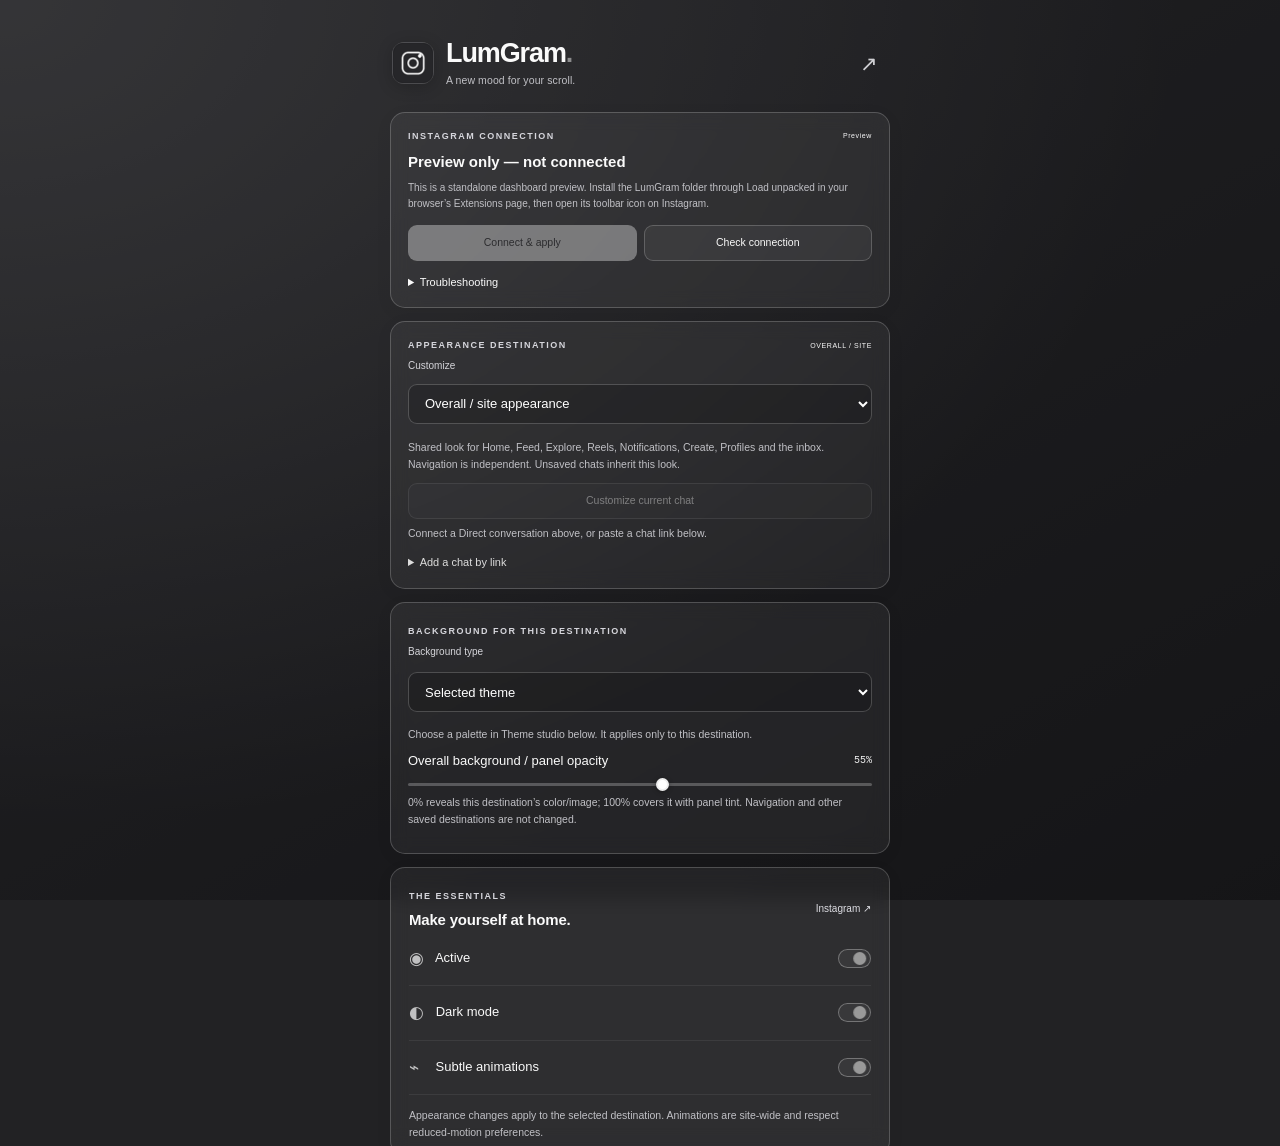
<file: index.html>
<!doctype html>
<html lang="en">
  <head>
    <meta charset="utf-8" />
    <meta http-equiv="refresh" content="0;url=dashboard.html" />
    <title>LumGram</title>
  </head>
  <body>
    <a href="dashboard.html">Open LumGram</a>
  </body>
</html>
</file>
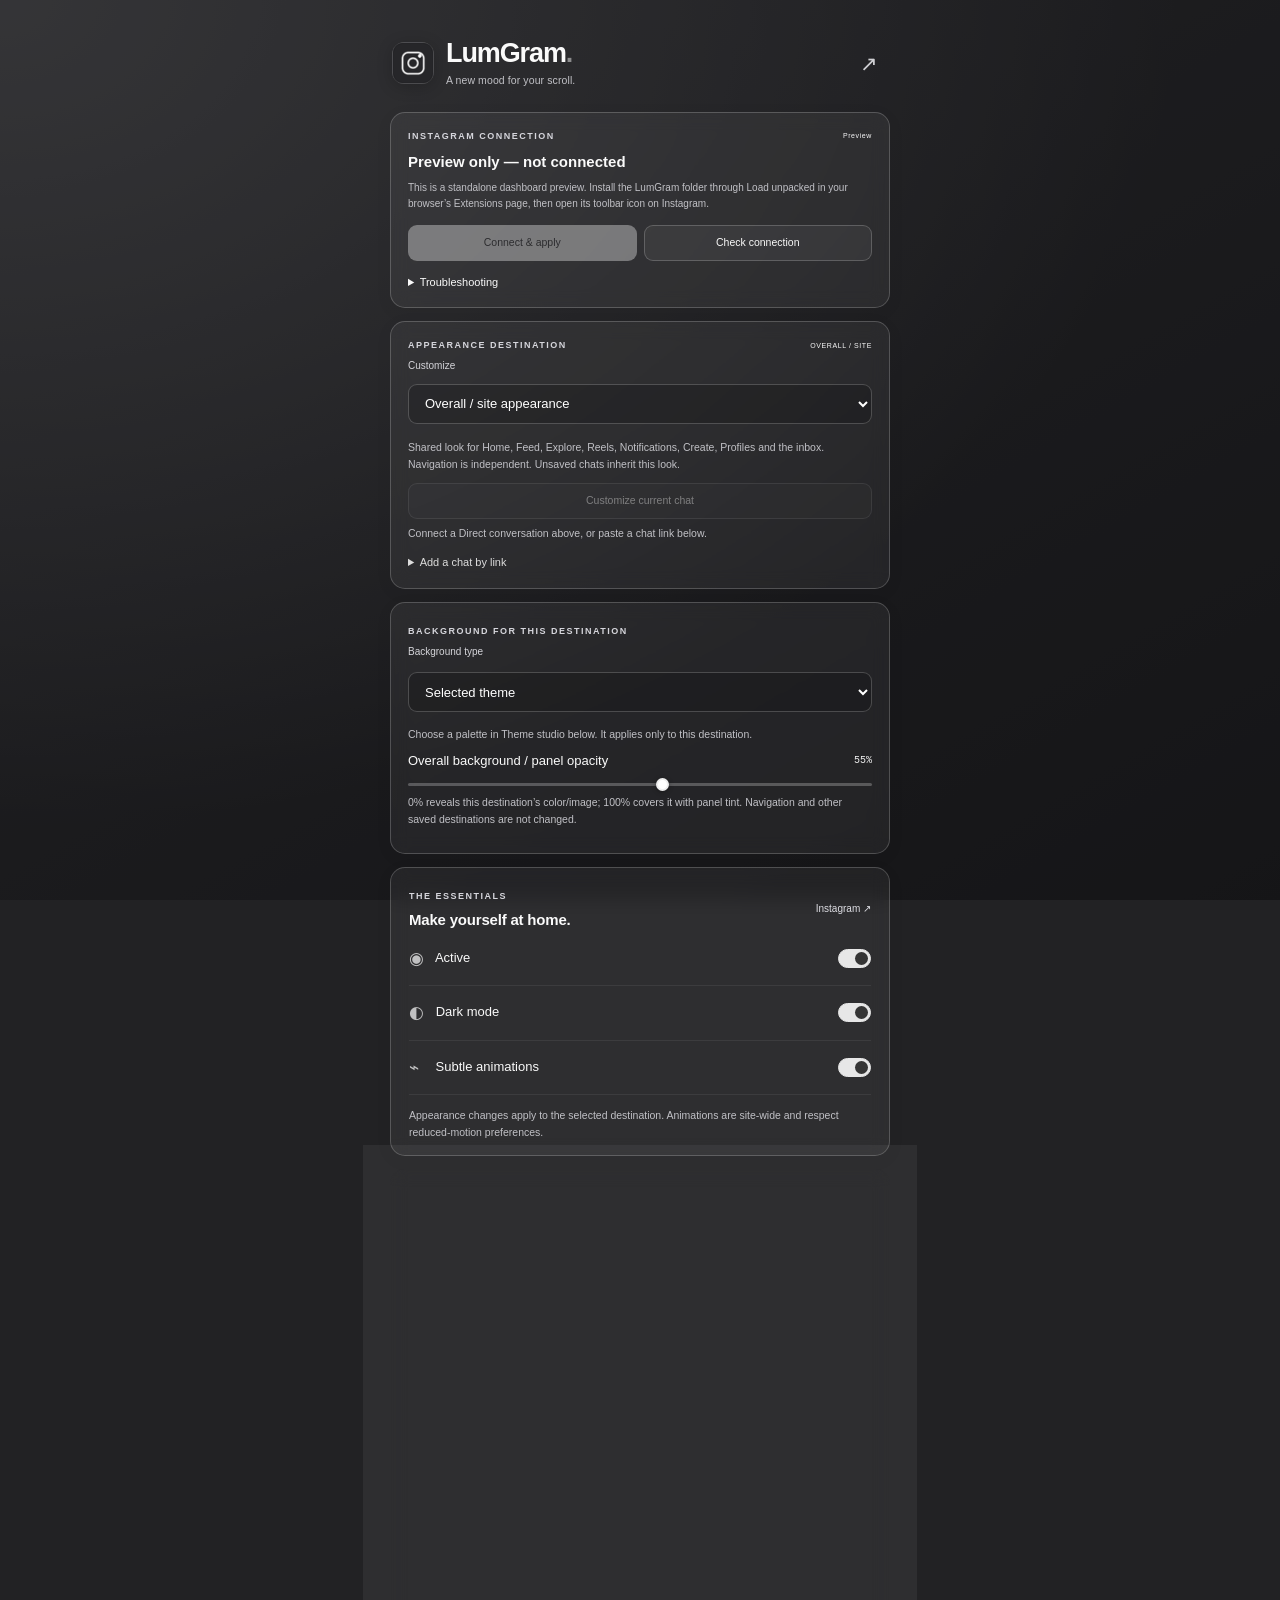
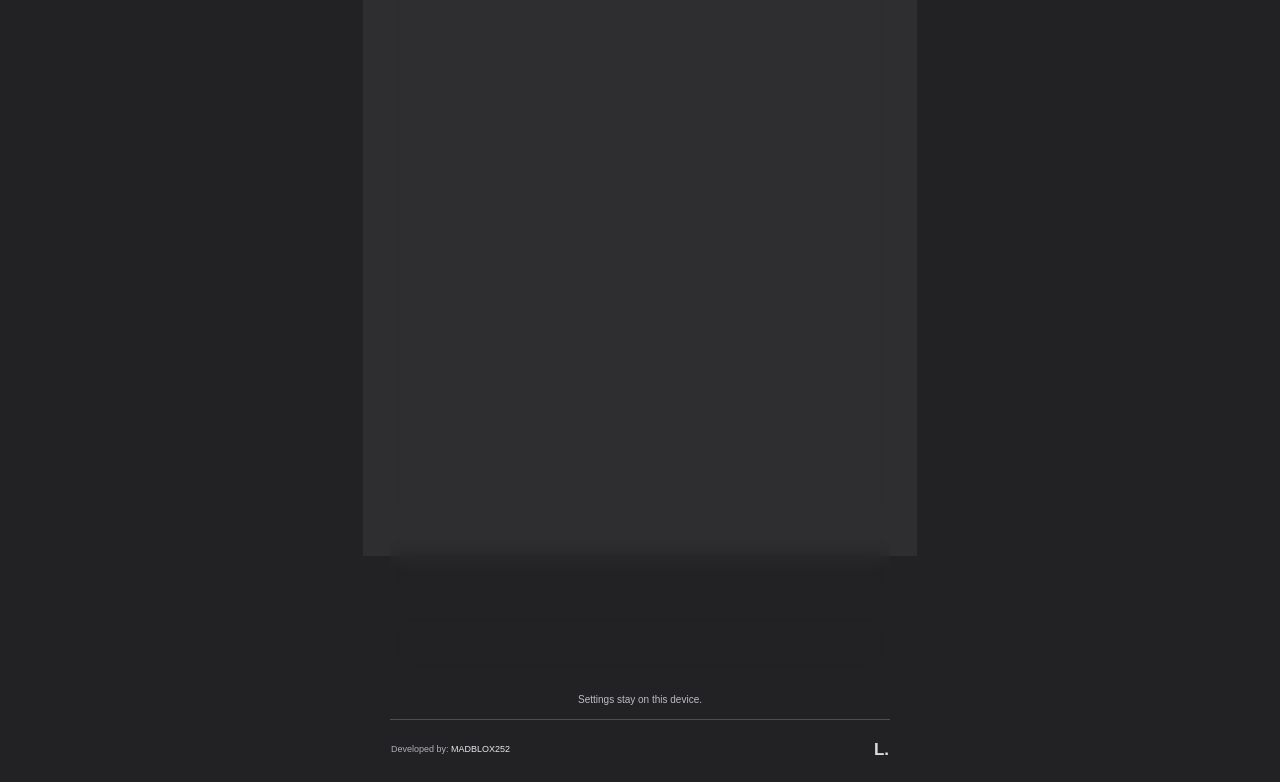
<file: dashboard.html>
<!doctype html>
<html lang="en">
  <head>
    <meta charset="UTF-8" />
    <meta name="viewport" content="width=device-width,initial-scale=1" />
    <title>LumGram</title>
    <link rel="stylesheet" href="style.css" />
  </head>
  <body>
    <div class="ambient" aria-hidden="true">
      <div id="ambientImage"></div>
      <div id="ambientTint"></div>
    </div>
    <main class="container">
      <header class="header">
        <div class="brand">
          <img src="assets/img/lumgram-48.png" width="42" height="42" alt="" />
          <div>
            <h1>LumGram<span class="brand-dot">.</span></h1>
            <p>A new mood for your scroll.</p>
          </div>
        </div>
        <button
          type="button"
          class="icon-button"
          id="openFull"
          title="Open in a full tab"
          aria-label="Open in a full tab"
        >
          ↗
        </button>
      </header>
      <section
        class="card connection-card"
        id="connectionCard"
        aria-label="Instagram connection"
      >
        <div class="row">
          <span class="eyebrow">INSTAGRAM CONNECTION</span
          ><span id="connectionVersion" class="micro-pill">v1.3.3</span>
        </div>
        <h2 id="connectionHeadline">Checking Instagram…</h2>
        <p id="connectionResult" class="quiet" role="status">
          Checking whether the page script and styling are active.
        </p>
        <div id="instagramTargetRow" hidden>
          <label for="instagramTarget" class="field-label"
            >Instagram tab to customize</label
          ><select id="instagramTarget"></select>
        </div>
        <div class="button-row">
          <button type="button" id="repairConnection" class="primary-button">
            Connect &amp; apply</button
          ><button type="button" id="checkConnection">Check connection</button>
        </div>
        <details class="connection-details">
          <summary>Troubleshooting</summary>
          <p class="quiet">
            Allow Instagram in the extension’s Site access settings. After an
            update, reload the extension and refresh Instagram. Do not uninstall
            or clear storage.
          </p>
          <div class="button-row">
            <button type="button" id="rescanPage">Rescan page</button
            ><button type="button" id="reloadInstagram">
              Reload Instagram
            </button>
          </div>
          <button
            type="button"
            class="subtle-button"
            id="openExtensionSettings"
          >
            Open extension settings
          </button>
          <button type="button" class="subtle-button" id="copyDiagnostics">
            Copy diagnostics
          </button>
          <p class="quiet" id="diagnosticHint">
            This report contains browser/version and styling status only—not
            messages, account names, or chat links.
          </p>
          <textarea
            id="connectionDiagnostics"
            rows="8"
            readonly
            aria-label="Connection diagnostics"
          ></textarea>
        </details>
      </section>
      <section class="card scope-card" aria-label="Appearance destination">
        <div class="row">
          <span class="eyebrow">APPEARANCE DESTINATION</span
          ><span id="scopeStatus" class="micro-pill">SITE-WIDE</span>
        </div>
        <label for="appearanceScope" class="field-label">Customize</label
        ><select id="appearanceScope">
          <option>Site-wide appearance</option>
        </select>
        <p class="quiet" id="scopeDescription"></p>
        <div class="button-row">
          <button type="button" id="customizeCurrentChat">
            Customize current chat
          </button>
        </div>
        <p class="quiet" id="currentChatHint"></p>
        <details class="chat-link-details">
          <summary>Add a chat by link</summary>
          <label for="chatLink" class="field-label"
            >Instagram conversation URL or thread ID</label
          ><input
            type="text"
            id="chatLink"
            placeholder="https://www.instagram.com/direct/t/…"
          /><button id="addChatProfile" type="button" class="subtle-button">
            Create chat appearance
          </button>
        </details>
        <div id="chatScopeControls" hidden>
          <label for="chatLocalName" class="field-label"
            >Private label for this chat</label
          ><input
            id="chatLocalName"
            maxlength="64"
            type="text"
            placeholder="A name only you see"
          />
          <div class="button-row">
            <button class="primary-button" id="saveChatProfile" type="button">
              Save chat settings</button
            ><button id="resetChatProfile" type="button">
              Use site-wide look
            </button>
          </div>
          <p class="quiet">
            Changes also auto-save only to this chat. The Active switch,
            animations, and navigation mark are site-wide.
          </p>
        </div>
      </section>
      <section class="card background-destination">
        <span class="eyebrow">BACKGROUND FOR THIS DESTINATION</span>
        <label class="field-label" for="backgroundKind">Background type</label>
        <select id="backgroundKind">
          <option value="theme">Selected theme</option>
          <option value="color">Solid color</option>
          <option value="image">Custom image</option>
        </select>
        <div id="solidColorRow" class="field-grid" hidden>
          <label
            >Background color<input
              id="surfaceColor"
              type="color"
              value="#18181b" /></label
          ><span class="hex-readout" id="surfaceColorHex">#18181b</span>
        </div>
        <p class="quiet" id="backgroundKindHint"></p>
        <div id="navigationOpacityRow" hidden>
          <div class="row">
            <label id="destinationOpacityLabel" for="navigationOpacity"
              >Background opacity</label
            ><output id="navigationOpacityValue">55%</output>
          </div>
          <input
            type="range"
            id="navigationOpacity"
            min="0"
            max="95"
            step="1"
            value="55"
          />
          <p class="quiet" id="destinationOpacityHint">
            0% is clear; 95% is nearly opaque. Color and image layers fade
            together; icons and text stay crisp. Site/chat opacity never changes
            this slider.
          </p>
        </div>
      </section>
      <section class="core card" aria-label="Core controls">
        <div class="row">
          <div>
            <span class="eyebrow">THE ESSENTIALS</span>
            <h2>Make yourself at home.</h2>
          </div>
          <a
            class="text-link"
            href="https://www.instagram.com/"
            target="_blank"
            rel="noopener noreferrer"
            title="Open Instagram"
            >Instagram ↗</a
          >
        </div>
        <div class="row control-row">
          <label for="enableToggle"
            ><span class="control-icon">◉</span>
            <span id="enableLabel">Active</span></label
          ><label class="switch"
            ><input
              type="checkbox"
              id="enableToggle"
              aria-label="Enable LumGram" /><span></span
          ></label>
        </div>
        <div class="row control-row">
          <label for="themeStyleToggle"
            ><span class="control-icon">◐</span>
            <span id="themeStyleLabel">Dark mode</span></label
          ><label class="switch"
            ><input
              type="checkbox"
              id="themeStyleToggle"
              aria-label="Dark mode" /><span></span
          ></label>
        </div>
        <div class="row control-row">
          <label for="animationsToggle"
            ><span class="control-icon">⌁</span> Subtle animations</label
          >
          <label class="switch"
            ><input
              type="checkbox"
              id="animationsToggle"
              aria-label="Subtle animations" /><span></span
          ></label>
        </div>
        <p class="quiet">
          Appearance changes apply to the selected destination. Animations are
          site-wide and respect reduced-motion preferences.
        </p>
      </section>
      <section class="accordion-item card open" data-panel="theme">
        <h2>
          <button
            class="accordion-header"
            aria-expanded="true"
            aria-controls="themeBody"
          >
            <span
              ><span class="section-number">01</span> Theme studio
              <span class="count-badge">71</span></span
            ><span class="chevron">⌄</span>
          </button>
        </h2>
        <div class="accordion-body" id="themeBody">
          <p class="section-description">
            A mood for every moment. 50 new palettes, 21 renamed classics, and
            room for your own.
          </p>
          <div
            class="theme-preview"
            id="themePreview"
            aria-label="Theme preview"
          >
            <div class="mock-sidebar"><i></i><i></i><i></i><i></i></div>
            <div class="mock-chat">
              <span class="eyebrow">A SPACE THAT FEELS LIKE YOU</span
              ><strong id="previewName">Moonstone</strong>
              <div class="mock-message">
                <b></b><span><i></i><i></i></span>
              </div>
              <div class="mock-input">Message your world…<span>＋</span></div>
            </div>
          </div>
          <div class="row preview-meta">
            <span id="themeCount">71 built-in presets</span
            ><span class="micro-pill" id="sourceLabel">LUMGRAM COLLECTION</span>
          </div>
          <label class="field-label" for="themeSelect">Selected preset</label
          ><select id="themeSelect" name="theme"></select>
          <label class="search"
            ><span aria-hidden="true">⌕</span
            ><input
              type="search"
              id="themeSearch"
              placeholder="Find your next mood…"
              aria-label="Search theme presets"
          /></label>
          <div
            id="presetGrid"
            class="preset-grid"
            aria-label="Theme presets"
          ></div>
          <button class="subtle-button wide" id="showMore" type="button">
            Show more palettes
          </button>
          <div class="button-row">
            <button type="button" id="newPreset" class="primary-button">
              ＋ Create preset</button
            ><button type="button" id="editPreset">Edit a copy</button
            ><button type="button" id="deletePreset" class="danger" hidden>
              Delete
            </button>
          </div>
          <form id="presetEditor" class="editor" hidden>
            <div class="row">
              <h3 id="editorTitle">Your new preset</h3>
              <button
                type="button"
                id="closeEditor"
                class="icon-button"
                aria-label="Close preset editor"
              >
                ×
              </button>
            </div>
            <label class="field-label" for="presetName">Preset name</label
            ><input
              type="text"
              id="presetName"
              maxlength="48"
              required
              placeholder="Give this mood a name"
            />
            <div class="color-fields">
              <label>Start<input type="color" id="presetColor1" /></label
              ><label>Middle<input type="color" id="presetColor2" /></label
              ><label>End<input type="color" id="presetColor3" /></label
              ><label>Accent<input type="color" id="presetAccent" /></label>
            </div>
            <div class="field-grid">
              <label
                >Gradient<select id="presetKind">
                  <option value="linear">Linear</option>
                  <option value="radial">Radial glow</option>
                </select></label
              ><label
                >Angle <output id="presetAngleValue">135°</output
                ><input
                  type="range"
                  id="presetAngle"
                  min="0"
                  max="360"
                  value="135"
              /></label>
            </div>
            <div
              id="editorPreview"
              class="editor-preview"
              aria-label="Draft theme preview"
            >
              <span>Your next mood</span>
            </div>
            <label class="check-label"
              ><input type="checkbox" id="saveBackground" /> Include current
              background and its adjustments</label
            >
            <p class="quiet">
              Saved locally in this browser. Built-in presets stay untouched;
              editing one creates your own copy.
            </p>
            <div class="button-row">
              <button type="submit" class="primary-button" id="savePreset">
                Save & apply</button
              ><button type="button" id="cancelPreset">Cancel</button>
            </div>
          </form>
          <div class="section-divider"></div>
          <h3>Navigation mark</h3>
          <p class="section-description">
            Keep Instagram’s logo, or give it a new look.
          </p>
          <div
            id="icons"
            class="icons-grid"
            aria-label="Instagram navigation mark"
          ></div>
        </div>
      </section>
      <section class="accordion-item card" data-panel="bg">
        <h2>
          <button
            class="accordion-header"
            aria-expanded="false"
            aria-controls="bgBody"
          >
            <span><span class="section-number">02</span> Custom background</span
            ><span class="chevron">⌄</span>
          </button>
        </h2>
        <div class="accordion-body" id="bgBody" hidden>
          <p class="section-description">
            Bring your own view. Fine-tune the image, light, and the way it
            fills your space.
          </p>
          <label for="customBgInput" class="upload-zone"
            ><span class="upload-symbol">＋</span
            ><strong id="uploadLabel">Choose an image</strong
            ><span>PNG, JPEG, WebP or GIF · up to 15 MB</span
            ><span class="quiet">GIFs are saved as a still image.</span></label
          ><input
            type="file"
            id="customBgInput"
            accept="image/png,image/jpeg,image/webp,image/gif"
            class="visually-hidden"
          />
          <div class="bg-preview" id="customBgPreviewWrap" hidden>
            <img id="customBgPreview" alt="Your custom background" />
            <div id="customBgOverlay"></div>
          </div>
          <div class="row control-row">
            <label for="useCustomBgToggle">Use custom background</label
            ><label class="switch"
              ><input
                id="useCustomBgToggle"
                type="checkbox"
                disabled /><span></span
            ></label>
          </div>
          <div class="button-row">
            <button type="button" id="removeCustomBg" disabled>
              Remove image</button
            ><button type="button" id="resetBackground">
              Reset adjustments
            </button>
          </div>
          <fieldset id="bgControls">
            <legend class="eyebrow">COMPOSITION</legend>
            <div class="field-grid">
              <label
                >Image fit<select id="bgFit">
                  <option value="cover">Fill / cover</option>
                  <option value="contain">Fit inside</option>
                  <option value="stretch">Stretch</option>
                </select></label
              ><label
                >Canvas color<input type="color" id="bgBase" value="#161616"
              /></label>
            </div>
            <div id="compositionRanges"></div>
            <legend class="eyebrow group-title">LIGHT & TEXTURE</legend>
            <div id="imageRanges"></div>
            <div class="field-grid">
              <label
                >Overlay tint<input
                  type="color"
                  id="overlayColorPicker"
                  value="#000000" /></label
              ><label
                >Hex color<span id="overlayColorHex" class="hex-readout"
                  >#000000</span
                ></label
              >
            </div>
          </fieldset>
          <fieldset id="opacityControls">
            <legend class="eyebrow">PANEL TRANSPARENCY</legend>
            <div id="overlayRange"></div>
            <p class="quiet">
              Opacity applies only to the selected site/chat appearance.
              Navigation has its own slider. 0% reveals the background; 100% is
              opaque. Image tint is separate.
            </p>
            <div class="row control-row">
              <label for="advancedModeToggle">Individual panel opacity</label
              ><label class="switch"
                ><input id="advancedModeToggle" type="checkbox" /><span></span
              ></label>
            </div>
            <div id="advancedPanel" hidden>
              <p class="quiet">
                Individual mode overrides the overall slider, like the original
                extension. Each slider controls a detected Instagram surface
                group; nested surfaces share their group. Turn this mode off to
                adjust all panels together.
              </p>
              <div id="panelRanges"></div>
              <button type="button" id="advResetBtn" class="subtle-button">
                Reset panel opacity
              </button>
            </div>
          </fieldset>
          <p class="quiet">
            Opacity works with both theme presets and custom images. Photos,
            videos, and Stories are not filtered. Large background images are
            optimized locally; nothing is uploaded.
          </p>
        </div>
      </section>
      <section class="accordion-item card" data-panel="fonts">
        <h2>
          <button
            class="accordion-header"
            type="button"
            aria-expanded="false"
            aria-controls="fontBody"
          >
            <span
              ><span class="section-number">03</span> Fonts & typography
              <span class="count-badge">8</span></span
            ><span class="chevron">⌄</span>
          </button>
        </h2>
        <div class="accordion-body" id="fontBody" hidden>
          <p class="section-description">
            Eight bundled fonts, or a font installed on your device. Personal
            presets also remember your font choice.
          </p>
          <div id="fontControls"></div>
        </div>
      </section>
      <div class="save-status" id="saveStatus" role="status" aria-live="polite">
        Settings stay on this device.
      </div>
      <footer>
        <span>Developed by: <strong>MADBLOX252</strong></span
        ><span class="footer-mark" aria-hidden="true">L.</span>
      </footer>
    </main>
    <script src="font-manager.js"></script>
    <script src="themes.js"></script>
    <script src="background-image.js"></script>
    <script src="panel-opacity.js"></script>
    <script src="scope-model.js"></script>
    <script src="scope-store.js"></script>
    <script src="connection-dashboard.js"></script>
    <script src="dashboard.js"></script>
  </body>
</html>
</file>
<file: style.css>
/* LumGram · neutral frosted glass. No remote fonts or dependencies. */
:root {
  color-scheme: dark;
  --text: #fafafa;
  --muted: #c1c1c6;
  --line: rgba(255, 255, 255, 0.2);
  --glass: rgba(255, 255, 255, 0.055);
  --hover: rgba(255, 255, 255, 0.11);
  font:
    13px/1.5 -apple-system,
    BlinkMacSystemFont,
    "Segoe UI",
    sans-serif;
  color: var(--text);
}
* {
  box-sizing: border-box;
}
html {
  min-width: 360px;
  background: #222224;
}
body {
  margin: 0;
  width: 440px;
  max-width: 100%;
  min-height: 100vh;
  background: transparent;
}
button,
input,
select {
  font: inherit;
}
button,
a,
input,
select {
  -webkit-tap-highlight-color: transparent;
}
button {
  cursor: pointer;
}
a {
  color: inherit;
  text-decoration: none;
}
button {
  border: 1px solid var(--line);
  border-radius: 9px;
  background: rgba(255, 255, 255, 0.05);
  color: var(--text);
  padding: 9px 12px;
  transition:
    background 0.16s,
    border-color 0.16s;
}
button:hover {
  background: var(--hover);
  border-color: #ffffff66;
}
button:disabled {
  opacity: 0.4;
  cursor: not-allowed;
}
button:focus-visible,
a:focus-visible,
input:focus-visible,
select:focus-visible {
  outline: 2px solid white;
  outline-offset: 3px;
}
[hidden] {
  display: none !important;
}
h1,
h2,
h3,
p {
  margin: 0;
}
h2 {
  font-size: 15px;
  font-weight: 550;
}
h3 {
  font-size: 14px;
  font-weight: 550;
}
input[type="text"],
input[type="search"],
select {
  width: 100%;
  border: 1px solid var(--line);
  background: rgba(0, 0, 0, 0.17);
  border-radius: 9px;
  color: white;
  padding: 10px 12px;
  min-height: 40px;
}
select {
  cursor: pointer;
}
option,
optgroup {
  background: #303032;
  color: white;
}
input[type="color"] {
  display: block;
  width: 100%;
  height: 34px;
  border: 1px solid var(--line);
  border-radius: 7px;
  background: transparent;
  padding: 3px;
  cursor: pointer;
}
input[type="range"] {
  display: block;
  appearance: none;
  width: 100%;
  height: 3px;
  margin: 13px 0 8px;
  background: rgba(255, 255, 255, 0.24);
  border-radius: 4px;
  accent-color: #fff;
  cursor: pointer;
}
input[type="range"]::-webkit-slider-thumb {
  appearance: none;
  width: 13px;
  height: 13px;
  border-radius: 50%;
  background: #fff;
  border: 2px solid #eee;
  box-shadow: 0 1px 5px #0005;
}
input[type="range"]::-moz-range-thumb {
  width: 11px;
  height: 11px;
  border-radius: 50%;
  background: #fff;
  border: 1px solid white;
}
input[type="checkbox"],
input[type="radio"] {
  accent-color: white;
}
::placeholder {
  color: #a5a5af;
}
.ambient {
  position: fixed;
  inset: 0;
  z-index: -1;
  background:
    radial-gradient(ellipse at 0% 0%, #68686c, transparent 65%),
    linear-gradient(150deg, #39393d, #1d1d20);
  overflow: hidden;
}
.ambient > div {
  position: absolute;
  inset: 0;
}
#ambientImage {
  background-position: center;
  background-size: cover;
  opacity: 0.45;
  filter: blur(4px);
}
#ambientTint {
  background: rgba(16, 16, 18, 0.58);
}
.container {
  padding: 24px 20px 0;
}
.header {
  display: flex;
  align-items: center;
  justify-content: space-between;
  padding: 0 2px 23px;
}
.brand {
  display: flex;
  align-items: center;
  gap: 12px;
}
.brand img {
  border-radius: 12px;
  box-shadow: 0 3px 16px #0003;
}
.brand h1 {
  font-size: 27px;
  font-weight: 650;
  letter-spacing: -1.1px;
  line-height: 1.15;
}
.brand-dot {
  color: #ffffff75;
}
.brand p {
  font-size: 10.5px;
  letter-spacing: 0.1px;
  color: var(--muted);
  margin-top: 4px;
}
.icon-button {
  border-color: transparent;
  background: transparent;
  padding: 4px 9px;
  font-size: 21px;
  color: #d0d0d4;
}
.card {
  border: 1px solid var(--line);
  border-radius: 15px;
  background: var(--glass);
  backdrop-filter: blur(9px);
  -webkit-backdrop-filter: blur(9px);
  box-shadow: 0 4px 18px #0000000c;
  margin-bottom: 13px;
  overflow: hidden;
}
.core {
  padding: 17px 18px 13px;
}
.row {
  display: flex;
  justify-content: space-between;
  align-items: center;
  gap: 12px;
}
.core h2 {
  margin-top: 5px;
  font-size: 15px;
  letter-spacing: -0.2px;
}
.eyebrow {
  font-size: 9px;
  letter-spacing: 1.5px;
  font-weight: 600;
  color: #d6d6dc;
}
.text-link {
  font-size: 10px;
  color: #dedee4;
  white-space: nowrap;
}
.text-link:hover {
  text-decoration: underline;
}
.control-row {
  padding: 14px 0;
  border-bottom: 1px solid #ffffff12;
}
.core .control-row:first-of-type {
  margin-top: 8px;
}
.control-row > label:first-child {
  cursor: pointer;
}
.control-icon {
  display: inline-block;
  color: #ffffffb3;
  width: 23px;
  font-size: 17px;
  vertical-align: middle;
}
.quiet {
  font-size: 10.5px;
  line-height: 1.65;
  color: var(--muted);
}
.core .quiet {
  padding-top: 12px;
}
.switch {
  display: inline-flex;
  position: relative;
  width: 33px;
  height: 19px;
  flex-shrink: 0;
  cursor: pointer;
}
.switch input {
  position: absolute;
  opacity: 0;
  width: 100%;
  height: 100%;
  margin: 0;
}
.switch span {
  width: 100%;
  border: 1px solid #ffffff4d;
  border-radius: 30px;
  background: #ffffff0d;
  transition: 0.2s;
  pointer-events: none;
}
.switch span:after {
  content: "";
  position: absolute;
  left: 3px;
  top: 3px;
  width: 13px;
  height: 13px;
  border-radius: 50%;
  background: #999;
  transition: 0.2s;
}
.switch input:checked + span {
  background: #e7e7e7;
  border-color: #e7e7e7;
}
.switch input:checked + span:after {
  transform: translateX(14px);
  background: #353535;
}
.switch input:focus-visible + span {
  outline: 2px solid white;
  outline-offset: 4px;
}
.switch input:disabled + span {
  opacity: 0.4;
}
.accordion-header {
  border: 0;
  border-radius: 0;
  background: none;
  width: 100%;
  display: flex;
  align-items: center;
  justify-content: space-between;
  padding: 17px;
  font-size: 14px;
  text-align: left;
}
.accordion-header > span:first-child {
  display: flex;
  align-items: center;
  gap: 10px;
}
.section-number {
  font: 10px monospace;
  color: #aaaab1;
}
.count-badge {
  font-size: 9px;
  font-weight: 400;
  border: 1px solid #ffffff22;
  padding: 0 6px;
  border-radius: 5px;
  color: #ccccd1;
}
.chevron {
  font-size: 17px;
  color: #aaa;
  transition: transform 0.2s;
}
.open .chevron {
  transform: rotate(180deg);
}
.accordion-body {
  padding: 0 17px 18px;
}
.section-description {
  font-size: 11px;
  color: var(--muted);
  line-height: 1.7;
  margin-bottom: 14px;
}
.theme-preview {
  height: 148px;
  border: 1px solid #ffffff26;
  border-radius: 11px;
  display: flex;
  overflow: hidden;
  background: linear-gradient(135deg, #34363c, #96989e, #deded9);
  position: relative;
}
.theme-preview:after {
  content: "";
  position: absolute;
  inset: 0;
  pointer-events: none;
  background: linear-gradient(90deg, #0002, transparent);
}
.mock-sidebar {
  width: 38px;
  border-right: 1px solid #ffffff1a;
  background: #0003;
  display: flex;
  align-items: center;
  flex-direction: column;
  gap: 9px;
  padding-top: 16px;
}
.mock-sidebar i {
  width: 17px;
  height: 17px;
  border-radius: 6px;
  background: #ffffff30;
}
.mock-sidebar i:first-child {
  background: #ffffff9c;
}
.mock-chat {
  padding: 16px 16px 12px;
  flex: 1;
  min-width: 0;
  background: #0003;
}
.mock-chat .eyebrow {
  font-size: 7px;
  letter-spacing: 1.5px;
  color: #fffc;
}
.mock-chat strong {
  display: block;
  font-size: 20px;
  font-weight: 500;
  letter-spacing: -0.5px;
  text-shadow: 0 2px 6px #0004;
  overflow: hidden;
  text-overflow: ellipsis;
  white-space: nowrap;
}
.mock-message {
  display: flex;
  gap: 8px;
  margin: 11px 0;
}
.mock-message b {
  width: 18px;
  height: 18px;
  border-radius: 50%;
  background: #ffffff80;
}
.mock-message span {
  flex: 1;
}
.mock-message i {
  display: block;
  height: 4px;
  border-radius: 5px;
  background: #ffffff6b;
  width: 72%;
  margin: 3px;
}
.mock-message i:last-child {
  width: 47%;
  opacity: 0.5;
}
.mock-input {
  display: flex;
  justify-content: space-between;
  font-size: 8px;
  color: #eee;
  border: 1px solid #ffffff30;
  border-radius: 5px;
  padding: 6px 8px;
  background: #0002;
}
.preview-meta {
  padding: 10px 0 14px;
  font-size: 9px;
  color: #ccc;
}
.micro-pill {
  font-size: 7px;
  letter-spacing: 0.6px;
}
.field-label {
  display: block;
  font-size: 10px;
  color: #d6d6db;
  margin: 5px 0 6px;
}
.search {
  margin: 12px 0;
  position: relative;
  display: block;
}
.search > span {
  position: absolute;
  left: 12px;
  top: 5px;
  font-size: 21px;
  color: #aaa;
}
.search input {
  padding-left: 35px;
  min-height: 36px;
  font-size: 11px;
}
.preset-grid {
  display: grid;
  grid-template-columns: repeat(4, minmax(0, 1fr));
  gap: 10px 7px;
}
.preset-tile {
  padding: 0;
  border: 0;
  border-radius: 7px;
  background: none;
  text-align: left;
  min-width: 0;
}
.preset-tile .swatch {
  height: 41px;
  border-radius: 7px;
  border: 1px solid #ffffff2b;
  display: block;
  position: relative;
}
.preset-tile .swatch:after {
  content: "";
  position: absolute;
  inset: 0;
  border-radius: inherit;
  background: linear-gradient(140deg, #ffffff17, #0001);
}
.preset-tile[aria-pressed="true"] .swatch {
  outline: 2px solid #fff;
  outline-offset: 2px;
}
.preset-tile[aria-pressed="true"] .swatch:before {
  content: "✓";
  position: absolute;
  z-index: 1;
  right: 4px;
  bottom: 3px;
  background: #0006;
  border-radius: 50%;
  font-size: 9px;
  width: 14px;
  height: 14px;
  text-align: center;
  color: #fff;
}
.preset-tile .name {
  display: block;
  font-size: 8.5px;
  margin-top: 6px;
  color: #d2d2d9;
  white-space: nowrap;
  overflow: hidden;
  text-overflow: ellipsis;
}
.preset-tile:hover {
  background: none;
}
.preset-tile:hover .name {
  color: white;
}
.subtle-button {
  font-size: 10px;
  border-color: transparent;
  color: #cdcdcf;
  background: transparent;
}
.wide {
  width: 100%;
  margin: 11px 0 5px;
}
.button-row {
  display: flex;
  gap: 7px;
  flex-wrap: wrap;
  margin: 12px 0 3px;
}
.button-row button {
  font-size: 10.5px;
  flex: 1;
  white-space: nowrap;
}
.primary-button {
  background: rgba(255, 255, 255, 0.87);
  color: #202023;
  border-color: transparent;
}
.primary-button:hover {
  background: white;
}
.danger {
  color: #ffd2d2;
}
.editor {
  margin-top: 16px;
  border-top: 1px solid var(--line);
  padding-top: 16px;
}
.editor > .row {
  margin-bottom: 8px;
}
.editor-preview {
  height: 80px;
  border: 1px solid #ffffff33;
  border-radius: 9px;
  margin: 12px 0;
  display: flex;
  align-items: end;
  padding: 10px;
}
.editor-preview span {
  font-size: 12px;
  text-shadow: 0 1px 5px black;
  background: #0005;
  padding: 3px 8px;
  border-radius: 5px;
}
.color-fields {
  display: grid;
  grid-template-columns: repeat(4, 1fr);
  gap: 10px;
  margin: 14px 0;
}
.color-fields label,
.field-grid label {
  font-size: 10px;
  color: #ccc;
}
.color-fields input,
.field-grid input,
.field-grid select {
  margin-top: 6px;
}
.field-grid {
  display: grid;
  grid-template-columns: 1fr 1fr;
  gap: 14px;
  margin: 12px 0;
}
.field-grid select {
  font-size: 11px;
}
.check-label {
  display: flex;
  align-items: start;
  gap: 6px;
  font-size: 11px;
  margin: 14px 0 8px;
}
.check-label input {
  margin-top: 3px;
}
.section-divider {
  height: 1px;
  background: var(--line);
  margin: 19px 0 16px;
}
.icons-grid {
  display: grid;
  grid-template-columns: repeat(10, 1fr);
  gap: 6px;
}
.icons-grid label {
  cursor: pointer;
  position: relative;
  aspect-ratio: 1;
}
.icons-grid img {
  width: 100%;
  height: 100%;
  object-fit: cover;
  border-radius: 7px;
  filter: saturate(0.75);
  opacity: 0.65;
  padding: 2px;
}
.icons-grid input {
  position: absolute;
  opacity: 0;
}
.icons-grid input:checked + img {
  outline: 1px solid #fff;
  opacity: 1;
  filter: none;
}
.icons-grid input:focus-visible + img {
  outline: 2px solid white;
  outline-offset: 2px;
}
.upload-zone {
  border: 1px dashed #ffffff4d;
  display: flex;
  align-items: center;
  flex-direction: column;
  border-radius: 10px;
  padding: 18px 10px;
  cursor: pointer;
  background: #ffffff03;
  gap: 4px;
}
.upload-zone:hover {
  background: #ffffff08;
}
.upload-symbol {
  font-size: 23px;
  color: #dedee2;
}
.upload-zone strong {
  font-size: 12px;
  font-weight: 500;
}
.upload-zone > span:not(.upload-symbol) {
  font-size: 9px;
  color: #aaaab4;
}
.visually-hidden {
  position: absolute;
  width: 1px;
  height: 1px;
  clip-path: inset(50%);
  overflow: hidden;
}
.upload-zone:has(+ input:focus-visible) {
  outline: 2px solid white;
}
.bg-preview {
  height: 155px;
  position: relative;
  overflow: hidden;
  border: 1px solid var(--line);
  border-radius: 10px;
  margin-top: 13px;
}
.bg-preview img {
  width: 100%;
  height: 100%;
  object-fit: cover;
  display: block;
}
.bg-preview > div {
  position: absolute;
  inset: 0;
  pointer-events: none;
}
fieldset {
  border: 0;
  padding: 0;
  margin: 18px 0 12px;
  min-width: 0;
}
fieldset:disabled {
  opacity: 0.45;
}
legend {
  padding: 0;
}
.group-title {
  display: block;
  margin: 22px 0 10px;
}
.range-row {
  margin: 17px 0;
}
.range-label {
  display: flex;
  align-items: center;
  justify-content: space-between;
  font-size: 11px;
  color: #d3d3d8;
}
output {
  font: 10px monospace;
  color: #f3f3f3;
}
.hex-readout {
  height: 34px;
  display: flex;
  align-items: center;
  margin-top: 6px;
  font: 11px monospace;
  color: #ddd;
}
.save-status {
  font-size: 10px;
  color: #bdbdc4;
  text-align: center;
  min-height: 32px;
  padding: 5px 6px;
}
.save-status.error {
  color: #ffd0d0;
}
footer {
  display: flex;
  align-items: center;
  justify-content: space-between;
  border-top: 1px solid var(--line);
  padding: 17px 1px 20px;
  font-size: 9px;
  color: #b0b0b8;
}
footer strong {
  color: #ebebef;
  font-weight: 500;
}
.footer-mark {
  font-size: 17px;
  color: #ddd;
  font-weight: 600;
}
@media (min-width: 700px) {
  body {
    width: auto;
    max-width: 540px;
    margin: auto;
  }
  .container {
    padding-top: 38px;
  }
  .ambient {
    z-index: -1;
  }
  .preset-grid {
    gap: 12px;
  }
  .preset-tile .swatch {
    height: 52px;
  }
  .theme-preview {
    height: 165px;
  }
  .mock-chat {
    padding-top: 20px;
  }
  .mock-message {
    margin: 15px 0;
  }
}
@media (prefers-reduced-motion: reduce) {
  *,
  *:before,
  *:after {
    transition: none !important;
  }
}
/* Keep all 20 home icons inside the compact extension popup. */
.icons-grid {
  grid-template-columns: repeat(10, minmax(0, 1fr));
}
.icons-grid label {
  min-width: 0;
}
.icons-grid img {
  display: block;
}

.compatibility {
  padding: 16px 17px;
}
.compatibility .quiet {
  margin-top: 8px;
}
#connectionResult {
  font-size: 10px;
}
.mock-chat {
  min-width: 0;
}

.icons-grid img {
  pointer-events: none;
}

.font-preview {
  display: flex;
  gap: 18px;
  align-items: center;
  border: 1px solid var(--line);
  border-radius: 10px;
  padding: 17px 12px;
  margin: 14px 0;
  background: #ffffff06;
}
.font-preview strong {
  font-size: 36px;
  line-height: 1.2;
  font-weight: 500;
}
.font-preview span {
  font-size: 12px;
  line-height: 1.65;
}
#deviceFontPanel {
  margin-top: 12px;
}
#deviceFontName {
  width: 100%;
}
#deviceFontPanel .subtle-button {
  margin: 6px 0;
}

.scope-card {
  padding: 17px;
}
.scope-card select {
  margin: 5px 0 9px;
}
.scope-card .quiet {
  margin: 6px 0;
}
.scope-card .button-row {
  margin-top: 10px;
}
.chat-link-details {
  margin-top: 12px;
  font-size: 11px;
}
.chat-link-details summary {
  cursor: pointer;
  color: #ddd;
}
.scope-card #chatScopeControls {
  border-top: 1px solid var(--line);
  padding-top: 12px;
  margin-top: 14px;
}
.scope-card input[type="text"] {
  font-size: 11px;
}

/* Opt-in subtle interface motion; content/media never enter this stylesheet. */
@keyframes lumgram-control-reveal {
  from {
    opacity: 0.94;
    translate: 0 3px;
  }
  to {
    opacity: 1;
    translate: 0 0;
  }
}
@media (prefers-reduced-motion: no-preference) {
  html[data-lumgram-motion="true"] .accordion-body:not([hidden]) {
    animation: lumgram-control-reveal 180ms ease-out;
  }
  html[data-lumgram-motion="true"] .preset-tile,
  html[data-lumgram-motion="true"] .primary-button {
    transition:
      translate 140ms ease-out,
      border-color 140ms ease-out,
      background-color 140ms ease-out;
  }
  html[data-lumgram-motion="true"] .preset-tile:hover,
  html[data-lumgram-motion="true"] .primary-button:hover {
    translate: 0 -1px;
  }
}
html[data-lumgram-motion="false"] *,
html[data-lumgram-motion="false"] *::before,
html[data-lumgram-motion="false"] *::after {
  animation: none !important;
  transition: none !important;
}
@media (prefers-reduced-motion: reduce) {
  *,
  *::before,
  *::after {
    animation: none !important;
    transition: none !important;
    scroll-behavior: auto !important;
  }
}

.connection-card h2 {
  margin: 8px 0 5px;
  font-size: 15px;
}
.connection-card .quiet {
  margin: 6px 0 10px;
}
.connection-card .button-row {
  flex-wrap: wrap;
}
.connection-card .button-row button {
  flex: 1;
  min-width: 100px;
}
.connection-details {
  margin-top: 13px;
  font-size: 11px;
}
.connection-details summary {
  cursor: pointer;
  color: var(--text);
}
.connection-card select {
  max-width: 100%;
  width: 100%;
  margin-bottom: 10px;
}
#connectionDiagnostics {
  width: 100%;
  resize: vertical;
  min-height: 110px;
  padding: 10px;
  background: #171719;
  border: 1px solid var(--line);
  border-radius: 9px;
  color: #ddd;
  font: 10px/1.5 monospace;
}
.connection-card[data-state="connected"] #connectionHeadline::before {
  content: "●";
  color: #a1c3ac;
  font-size: 9px;
  margin-right: 7px;
}

.connection-card {
  padding: 17px;
}

.background-destination {
  padding: 17px;
}
.background-destination select {
  width: 100%;
  margin: 7px 0;
}
.background-destination input[type="range"] {
  width: 100%;
}
.background-destination .quiet {
  margin: 7px 0;
}
html[data-editor-scope="nav"] #opacityControls {
  display: none;
}
</file>
